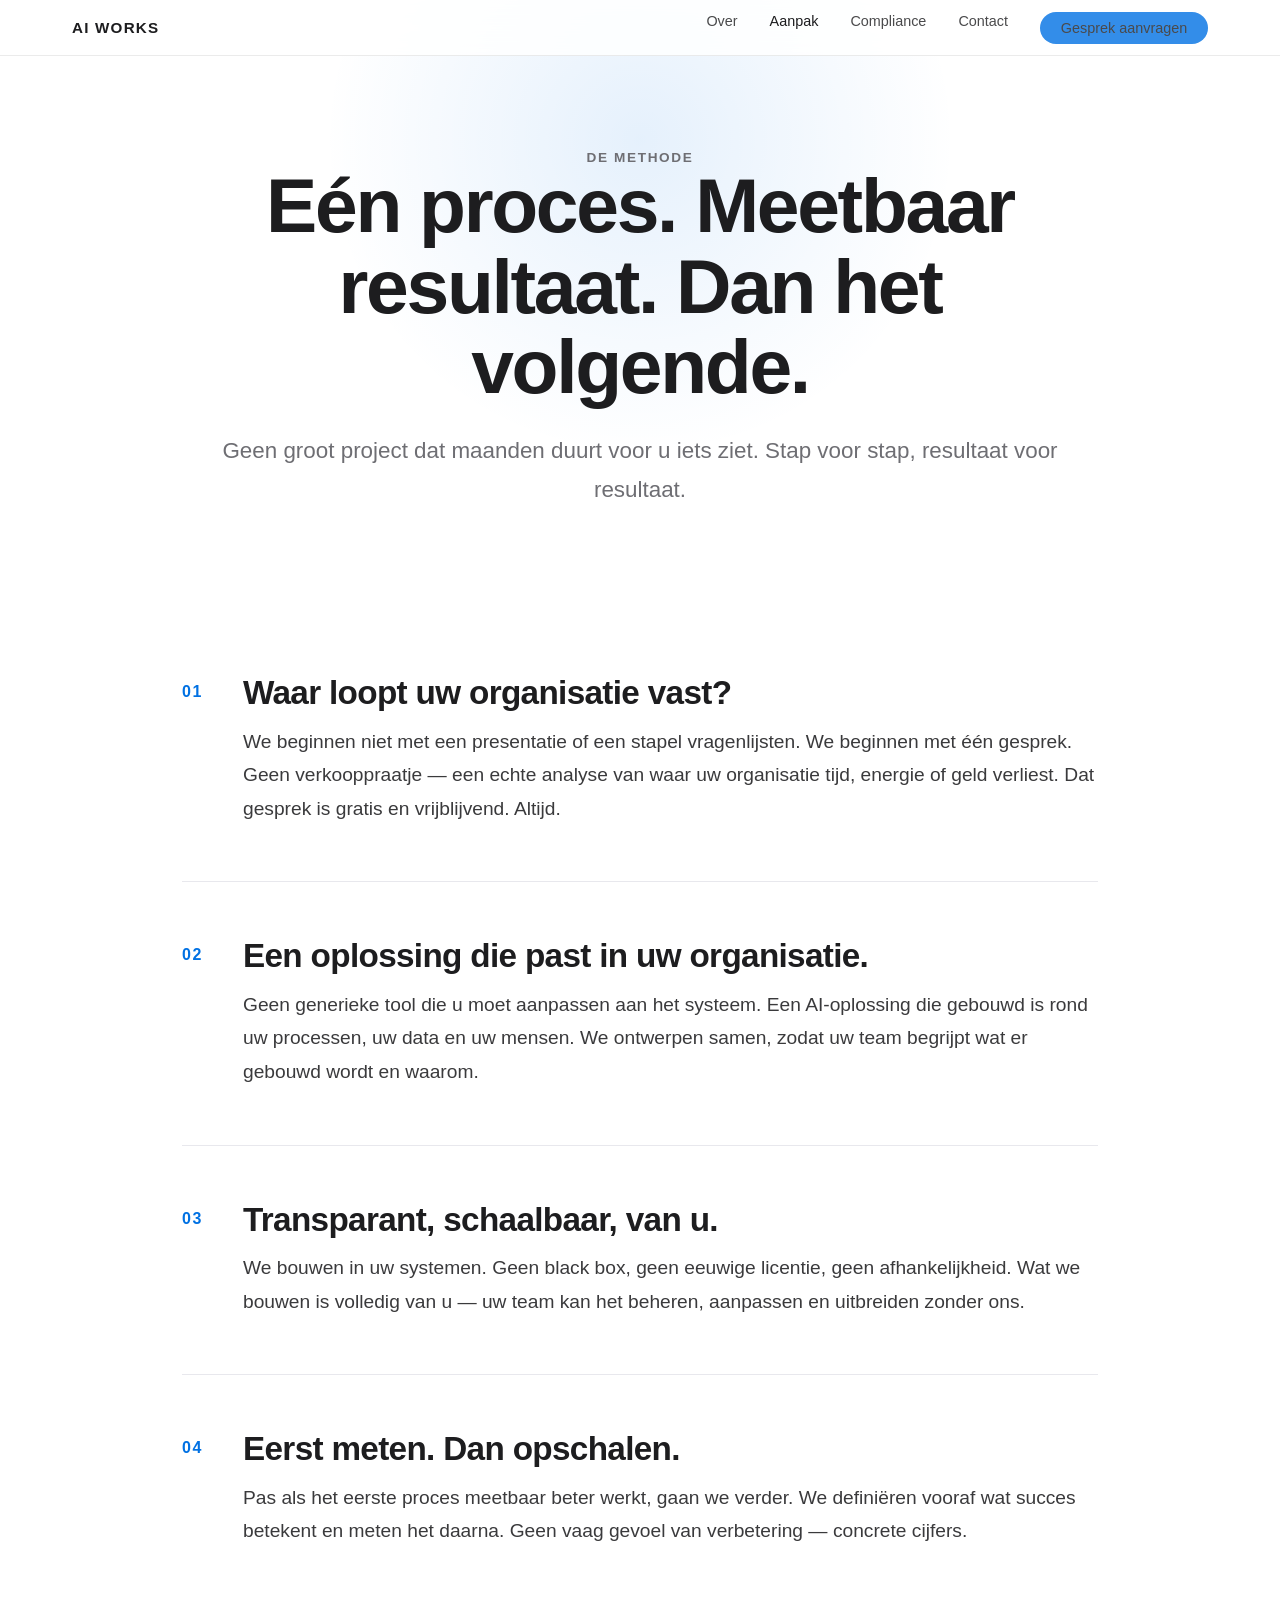
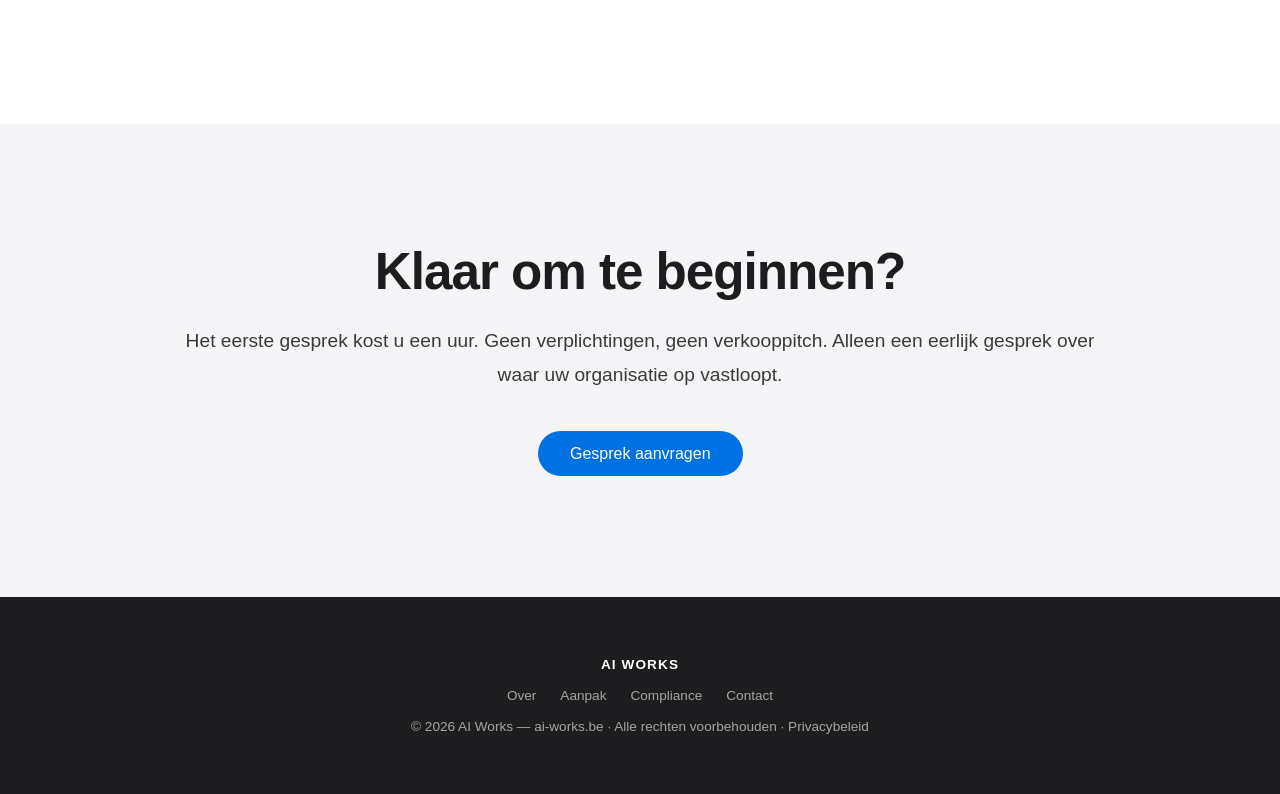
<file: aanpak.html>
<!DOCTYPE html>
<html lang="nl">
<head>
<meta charset="utf-8">
<meta name="viewport" content="width=device-width, initial-scale=1">
<title>Aanpak — AI Works</title>
<meta name="description" content="Eén proces. Meetbaar resultaat. Dan het volgende. Zo implementeert AI Works.">
<style>
/* AI WORKS — style.css v1.1 (basis van JARVIS, gerepareerd + aangevuld) */
*, *::before, *::after { box-sizing: border-box; margin: 0; padding: 0; }
html { scroll-behavior: smooth; }
body {
  background: #ffffff;
  color: #1d1d1f;
  font-family: -apple-system, BlinkMacSystemFont, "SF Pro Display", "Helvetica Neue", Arial, sans-serif;
  -webkit-font-smoothing: antialiased;
  overflow-x: hidden;
}
:root {
  --white: #ffffff;
  --off-white: #f5f5f7;
  --black: #1d1d1f;
  --gray: #6e6e73;
  --light-gray: #e8e8ed;
  --accent: #0071e3;
}
h1 { font-size: clamp(2.8rem, 6vw, 5.5rem); font-weight: 700; letter-spacing: -0.03em; line-height: 1.05; }
h2 { font-size: clamp(2rem, 4vw, 3.5rem); font-weight: 600; letter-spacing: -0.02em; line-height: 1.1; }
h3 { font-size: clamp(1.2rem, 2vw, 1.6rem); font-weight: 600; }
p { font-size: clamp(1rem, 1.5vw, 1.2rem); line-height: 1.75; color: #3a3a3c; }
.tagline { font-size: clamp(1.1rem,2vw,1.4rem); color: var(--gray); }
.eyebrow { font-size: .85rem; font-weight: 600; letter-spacing: .12em; text-transform: uppercase; color: var(--gray); }
.container { max-width: 980px; margin: 0 auto; padding: 0 2rem; }
.container--wide{ max-width: 1200px; margin: 0 auto; padding: 0 2rem; }
section { padding: 120px 0; }
section.hero { padding: 180px 0 140px; text-align: center; }
section.alt { background: var(--off-white); }
nav {
  position: fixed; top: 0; left: 0; right: 0; z-index: 100;
  height: 56px; display: flex; align-items: center;
  background: rgba(255,255,255,.85);
  -webkit-backdrop-filter: saturate(180%) blur(20px);
  backdrop-filter: saturate(180%) blur(20px);
  border-bottom: 1px solid rgba(0,0,0,.08);
}
.nav-inner { display:flex; justify-content:space-between; align-items:center; width:100%; max-width:1200px; margin:0 auto; padding:0 2rem; }
.nav-logo { font-size:.95rem; font-weight:700; letter-spacing:.08em; text-transform:uppercase; color:var(--black); text-decoration:none; }
.nav-links { display:flex; gap:2rem; list-style:none; }
.nav-links a { font-size:.9rem; color:var(--black); text-decoration:none; opacity:.8; transition:opacity .2s; }
.nav-links a:hover, .nav-links a.active { opacity:1; }
.btn { display:inline-block; padding:.85rem 2rem; border-radius:980px; font-size:1rem; font-weight:500; text-decoration:none; transition:all .25s ease; border:none; cursor:pointer; }
.btn--primary { background:var(--accent); color:#fff; }
.btn--primary:hover { background:#0077ed; transform:scale(1.02); }
.btn--secondary { background:transparent; color:var(--accent); border:1.5px solid var(--accent); }
.btn--secondary:hover { background:var(--accent); color:#fff; transform:scale(1.02); }
.card-grid { display:grid; grid-template-columns:repeat(auto-fit,minmax(280px,1fr)); gap:2rem; margin-top:4rem; }
.card { background:var(--white); border:1px solid var(--light-gray); border-radius:18px; padding:2.5rem; transition:transform .3s ease, box-shadow .3s ease; }
.card:hover { transform:translateY(-6px); box-shadow:0 20px 60px rgba(0,0,0,.08); }
.form-group { margin-bottom:1.5rem; }
.form-group label { display:block; font-size:.9rem; font-weight:500; margin-bottom:.5rem; }
.form-group input, .form-group textarea { width:100%; padding:.85rem 1.2rem; border:1.5px solid var(--light-gray); border-radius:12px; font-size:1rem; font-family:inherit; outline:none; transition:border-color .2s; }
.form-group input:focus, .form-group textarea:focus { border-color:var(--accent); }
.form-group textarea { min-height:140px; resize:vertical; }
footer { background:var(--black); color:rgba(255,255,255,.6); padding:60px 0; text-align:center; font-size:.85rem; }
footer a { color:rgba(255,255,255,.6); text-decoration:none; }
footer a:hover { color:#fff; }
/* MOVEMENT */
.fade-up { opacity:0; transform:translateY(40px); transition:opacity .7s ease, transform .7s ease; }
.fade-in { opacity:0; transition:opacity .8s ease; }
.slide-left { opacity:0; transform:translateX(-40px); transition:opacity .7s ease, transform .7s ease; }
.slide-right { opacity:0; transform:translateX(40px); transition:opacity .7s ease, transform .7s ease; }
.fade-up.visible, .fade-in.visible, .slide-left.visible, .slide-right.visible { opacity:1; transform:none; }
.stagger > * { opacity:0; transform:translateY(30px); transition:opacity .6s ease, transform .6s ease; }
.stagger > *:nth-child(1){ transition-delay:0s; }
.stagger > *:nth-child(2){ transition-delay:.1s; }
.stagger > *:nth-child(3){ transition-delay:.2s; }
.stagger > *:nth-child(4){ transition-delay:.3s; }
.stagger > *:nth-child(5){ transition-delay:.4s; }
.stagger.visible > * { opacity:1; transform:none; }
/* reduced motion: animaties respecteren de systeeminstelling */
@media (prefers-reduced-motion: reduce){
  .fade-up,.fade-in,.slide-left,.slide-right,.stagger > * { opacity:1; transform:none; transition:none; }
}
@media(max-width:768px){
  section { padding:80px 0; }
  section.hero { padding:120px 0 80px; }
  .nav-links { display:none; }
  .card-grid { grid-template-columns:1fr; }
}

/* ---- aanvullingen v1.1: stappen, split-layout, checklist, kleine hero ---- */
section.hero--sub { padding: 150px 0 90px; text-align: center; }
.step { display:flex; gap:2.5rem; align-items:flex-start; padding:3.5rem 0; border-bottom:1px solid var(--light-gray); }
.step:last-of-type { border-bottom:none; }
.step-num { font-size:1rem; font-weight:700; color:var(--accent); letter-spacing:.1em; flex:none; padding-top:.5rem; }
.step h2 { font-size: clamp(1.5rem, 2.6vw, 2.2rem); margin-bottom:.8rem; }
.split { display:grid; grid-template-columns:1.2fr .8fr; gap:4rem; align-items:start; }
.checklist { list-style:none; margin-top:1.5rem; }
.checklist li { position:relative; padding:.55rem 0 .55rem 2rem; font-size:1.05rem; line-height:1.6; color:#3a3a3c; }
.checklist li::before { content:"—"; position:absolute; left:0; color:var(--accent); font-weight:700; }
.herocta { margin-top:2.5rem; display:flex; gap:1rem; justify-content:center; flex-wrap:wrap; }
.sectcta { margin-top:2.5rem; }
.center { text-align:center; }
.mt-2 { margin-top:2rem; }
.footer-links { display:flex; gap:1.5rem; justify-content:center; margin:1rem 0; list-style:none; }
@media(max-width:768px){
  .split { grid-template-columns:1fr; gap:2.5rem; }
  .step { flex-direction:column; gap:.8rem; padding:2.5rem 0; }
}

/* ---- v1.2: maximale beweging, minimal gehouden ---- */
.hero .eyebrow, .hero h1, .hero .tagline, .hero .herocta {
  opacity:0; transform:translateY(26px);
  animation:heroIn .9s cubic-bezier(.16,1,.3,1) forwards; }
.hero .eyebrow { animation-delay:.05s; }
.hero h1      { animation-delay:.18s; }
.hero .tagline{ animation-delay:.34s; }
.hero .herocta{ animation-delay:.5s; }
@keyframes heroIn { to { opacity:1; transform:none; } }
.hero { position:relative; overflow:hidden; }
.hero::before { content:""; position:absolute; left:50%; top:-220px; width:720px; height:720px;
  transform:translateX(-50%); border-radius:50%; pointer-events:none;
  background:radial-gradient(circle, rgba(0,113,227,.10), rgba(0,113,227,0) 62%);
  animation:heroGlow 9s ease-in-out infinite alternate; }
@keyframes heroGlow { from { transform:translateX(-56%) scale(1); } to { transform:translateX(-44%) scale(1.15); } }
.hero > .container { position:relative; }
nav { transition:height .3s ease, box-shadow .3s ease; }
nav.scrolled { height:48px; box-shadow:0 6px 24px rgba(0,0,0,.06); }
.card, .btn { will-change:transform; }
@media (prefers-reduced-motion: reduce){
  .hero .eyebrow,.hero h1,.hero .tagline,.hero .herocta { animation:none; opacity:1; transform:none; }
  .hero::before { animation:none; }
}

</style>
</head>
<body>
<nav><div class="nav-inner">
  <a class="nav-logo" href="ai-works.html">AI Works</a>
  <ul class="nav-links">
    <li><a href="over.html">Over</a></li>
    <li><a href="aanpak.html" class="active">Aanpak</a></li>
    <li><a href="compliance.html">Compliance</a></li>
    <li><a href="contact.html">Contact</a></li>
    <li><a class="btn btn--primary" style="padding:.5rem 1.3rem;font-size:.9rem" href="contact.html">Gesprek aanvragen</a></li>
  </ul>
</div></nav>

<section class="hero hero--sub">
  <div class="container">
    <div class="eyebrow fade-in">De methode</div>
    <h1 class="fade-up">E&eacute;n proces. Meetbaar resultaat. Dan het volgende.</h1>
    <p class="tagline fade-up" style="margin-top:1.5rem">Geen groot project dat maanden duurt voor u iets ziet. Stap voor stap, resultaat voor resultaat.</p>
  </div>
</section>
<section style="padding-top:20px">
  <div class="container"><div class="step slide-left">
  <div class="step-num">01</div>
  <div><h2>Waar loopt uw organisatie vast?</h2><p>We beginnen niet met een presentatie of een stapel vragenlijsten. We beginnen met &eacute;&eacute;n gesprek. Geen verkooppraatje &mdash; een echte analyse van waar uw organisatie tijd, energie of geld verliest. Dat gesprek is gratis en vrijblijvend. Altijd.</p></div>
</div><div class="step slide-right">
  <div class="step-num">02</div>
  <div><h2>Een oplossing die past in uw organisatie.</h2><p>Geen generieke tool die u moet aanpassen aan het systeem. Een AI-oplossing die gebouwd is rond uw processen, uw data en uw mensen. We ontwerpen samen, zodat uw team begrijpt wat er gebouwd wordt en waarom.</p></div>
</div><div class="step slide-left">
  <div class="step-num">03</div>
  <div><h2>Transparant, schaalbaar, van u.</h2><p>We bouwen in uw systemen. Geen black box, geen eeuwige licentie, geen afhankelijkheid. Wat we bouwen is volledig van u &mdash; uw team kan het beheren, aanpassen en uitbreiden zonder ons.</p></div>
</div><div class="step slide-right">
  <div class="step-num">04</div>
  <div><h2>Eerst meten. Dan opschalen.</h2><p>Pas als het eerste proces meetbaar beter werkt, gaan we verder. We defini&euml;ren vooraf wat succes betekent en meten het daarna. Geen vaag gevoel van verbetering &mdash; concrete cijfers.</p></div>
</div></div>
</section>
<section class="alt center">
  <div class="container fade-in">
    <h2>Klaar om te beginnen?</h2>
    <p style="margin-top:1.5rem">Het eerste gesprek kost u een uur. Geen verplichtingen, geen verkooppitch. Alleen een eerlijk gesprek over waar uw organisatie op vastloopt.</p>
    <div class="herocta"><a class="btn btn--primary" href="contact.html">Gesprek aanvragen</a></div>
  </div>
</section>
<footer><div class="container">
  <div style="font-weight:700;letter-spacing:.08em;text-transform:uppercase;color:#fff">AI Works</div>
  <ul class="footer-links">
    <li><a href="over.html">Over</a></li>
    <li><a href="aanpak.html">Aanpak</a></li>
    <li><a href="compliance.html">Compliance</a></li>
    <li><a href="contact.html">Contact</a></li>
  </ul>
  <div>&copy; 2026 AI Works &mdash; ai-works.be &middot; Alle rechten voorbehouden &middot; <a href="#">Privacybeleid</a></div>
</div></footer>
<script>
// AI WORKS — scroll-animaties (IntersectionObserver, licht en dependency-vrij)
(function(){
  var els = document.querySelectorAll('.fade-up, .fade-in, .slide-left, .slide-right, .stagger');
  if (!('IntersectionObserver' in window)) { els.forEach(function(e){ e.classList.add('visible'); }); return; }
  var io = new IntersectionObserver(function(entries){
    entries.forEach(function(en){
      if (en.isIntersecting) { en.target.classList.add('visible'); io.unobserve(en.target); }
    });
  }, { threshold: 0.15 });
  els.forEach(function(e){ io.observe(e); });
})();

// nav krimpt subtiel zodra je scrolt + zachte parallax op de hero-gloed
(function(){
  var nv=document.querySelector('nav');
  window.addEventListener('scroll', function(){
    if(nv) nv.classList.toggle('scrolled', window.scrollY>24);
  }, {passive:true});
})();

</script>
</body>
</html>
</file>
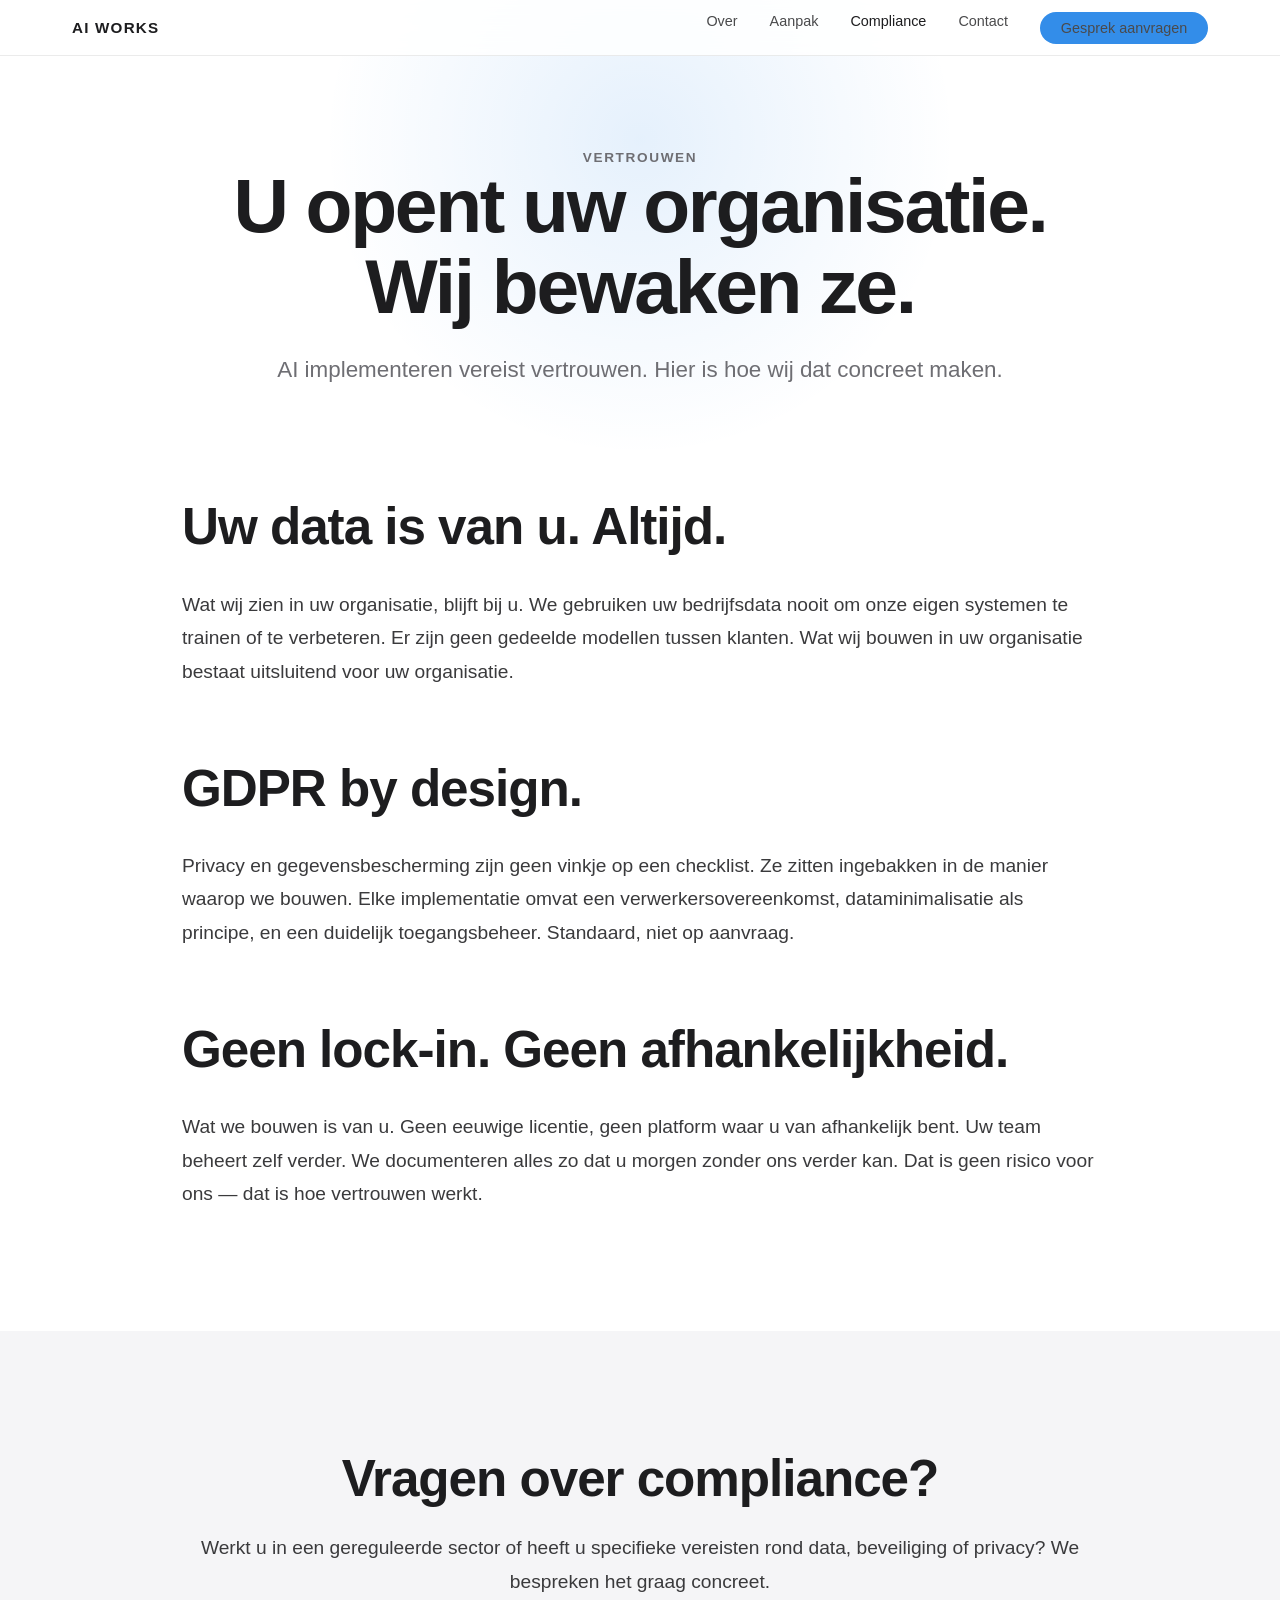
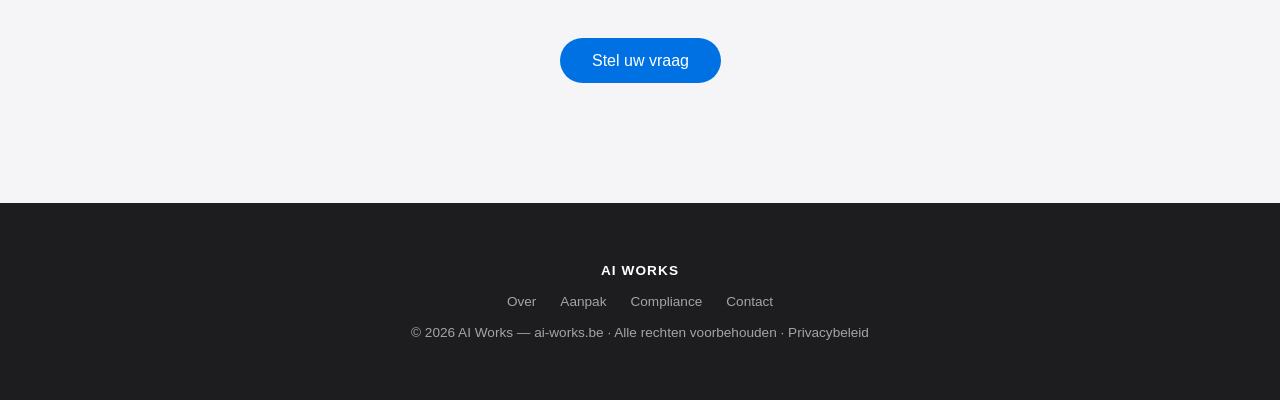
<file: compliance.html>
<!DOCTYPE html>
<html lang="nl">
<head>
<meta charset="utf-8">
<meta name="viewport" content="width=device-width, initial-scale=1">
<title>Compliance — AI Works</title>
<meta name="description" content="Uw data is van u. GDPR by design. Geen lock-in. Zo maakt AI Works vertrouwen concreet.">
<style>
/* AI WORKS — style.css v1.1 (basis van JARVIS, gerepareerd + aangevuld) */
*, *::before, *::after { box-sizing: border-box; margin: 0; padding: 0; }
html { scroll-behavior: smooth; }
body {
  background: #ffffff;
  color: #1d1d1f;
  font-family: -apple-system, BlinkMacSystemFont, "SF Pro Display", "Helvetica Neue", Arial, sans-serif;
  -webkit-font-smoothing: antialiased;
  overflow-x: hidden;
}
:root {
  --white: #ffffff;
  --off-white: #f5f5f7;
  --black: #1d1d1f;
  --gray: #6e6e73;
  --light-gray: #e8e8ed;
  --accent: #0071e3;
}
h1 { font-size: clamp(2.8rem, 6vw, 5.5rem); font-weight: 700; letter-spacing: -0.03em; line-height: 1.05; }
h2 { font-size: clamp(2rem, 4vw, 3.5rem); font-weight: 600; letter-spacing: -0.02em; line-height: 1.1; }
h3 { font-size: clamp(1.2rem, 2vw, 1.6rem); font-weight: 600; }
p { font-size: clamp(1rem, 1.5vw, 1.2rem); line-height: 1.75; color: #3a3a3c; }
.tagline { font-size: clamp(1.1rem,2vw,1.4rem); color: var(--gray); }
.eyebrow { font-size: .85rem; font-weight: 600; letter-spacing: .12em; text-transform: uppercase; color: var(--gray); }
.container { max-width: 980px; margin: 0 auto; padding: 0 2rem; }
.container--wide{ max-width: 1200px; margin: 0 auto; padding: 0 2rem; }
section { padding: 120px 0; }
section.hero { padding: 180px 0 140px; text-align: center; }
section.alt { background: var(--off-white); }
nav {
  position: fixed; top: 0; left: 0; right: 0; z-index: 100;
  height: 56px; display: flex; align-items: center;
  background: rgba(255,255,255,.85);
  -webkit-backdrop-filter: saturate(180%) blur(20px);
  backdrop-filter: saturate(180%) blur(20px);
  border-bottom: 1px solid rgba(0,0,0,.08);
}
.nav-inner { display:flex; justify-content:space-between; align-items:center; width:100%; max-width:1200px; margin:0 auto; padding:0 2rem; }
.nav-logo { font-size:.95rem; font-weight:700; letter-spacing:.08em; text-transform:uppercase; color:var(--black); text-decoration:none; }
.nav-links { display:flex; gap:2rem; list-style:none; }
.nav-links a { font-size:.9rem; color:var(--black); text-decoration:none; opacity:.8; transition:opacity .2s; }
.nav-links a:hover, .nav-links a.active { opacity:1; }
.btn { display:inline-block; padding:.85rem 2rem; border-radius:980px; font-size:1rem; font-weight:500; text-decoration:none; transition:all .25s ease; border:none; cursor:pointer; }
.btn--primary { background:var(--accent); color:#fff; }
.btn--primary:hover { background:#0077ed; transform:scale(1.02); }
.btn--secondary { background:transparent; color:var(--accent); border:1.5px solid var(--accent); }
.btn--secondary:hover { background:var(--accent); color:#fff; transform:scale(1.02); }
.card-grid { display:grid; grid-template-columns:repeat(auto-fit,minmax(280px,1fr)); gap:2rem; margin-top:4rem; }
.card { background:var(--white); border:1px solid var(--light-gray); border-radius:18px; padding:2.5rem; transition:transform .3s ease, box-shadow .3s ease; }
.card:hover { transform:translateY(-6px); box-shadow:0 20px 60px rgba(0,0,0,.08); }
.form-group { margin-bottom:1.5rem; }
.form-group label { display:block; font-size:.9rem; font-weight:500; margin-bottom:.5rem; }
.form-group input, .form-group textarea { width:100%; padding:.85rem 1.2rem; border:1.5px solid var(--light-gray); border-radius:12px; font-size:1rem; font-family:inherit; outline:none; transition:border-color .2s; }
.form-group input:focus, .form-group textarea:focus { border-color:var(--accent); }
.form-group textarea { min-height:140px; resize:vertical; }
footer { background:var(--black); color:rgba(255,255,255,.6); padding:60px 0; text-align:center; font-size:.85rem; }
footer a { color:rgba(255,255,255,.6); text-decoration:none; }
footer a:hover { color:#fff; }
/* MOVEMENT */
.fade-up { opacity:0; transform:translateY(40px); transition:opacity .7s ease, transform .7s ease; }
.fade-in { opacity:0; transition:opacity .8s ease; }
.slide-left { opacity:0; transform:translateX(-40px); transition:opacity .7s ease, transform .7s ease; }
.slide-right { opacity:0; transform:translateX(40px); transition:opacity .7s ease, transform .7s ease; }
.fade-up.visible, .fade-in.visible, .slide-left.visible, .slide-right.visible { opacity:1; transform:none; }
.stagger > * { opacity:0; transform:translateY(30px); transition:opacity .6s ease, transform .6s ease; }
.stagger > *:nth-child(1){ transition-delay:0s; }
.stagger > *:nth-child(2){ transition-delay:.1s; }
.stagger > *:nth-child(3){ transition-delay:.2s; }
.stagger > *:nth-child(4){ transition-delay:.3s; }
.stagger > *:nth-child(5){ transition-delay:.4s; }
.stagger.visible > * { opacity:1; transform:none; }
/* reduced motion: animaties respecteren de systeeminstelling */
@media (prefers-reduced-motion: reduce){
  .fade-up,.fade-in,.slide-left,.slide-right,.stagger > * { opacity:1; transform:none; transition:none; }
}
@media(max-width:768px){
  section { padding:80px 0; }
  section.hero { padding:120px 0 80px; }
  .nav-links { display:none; }
  .card-grid { grid-template-columns:1fr; }
}

/* ---- aanvullingen v1.1: stappen, split-layout, checklist, kleine hero ---- */
section.hero--sub { padding: 150px 0 90px; text-align: center; }
.step { display:flex; gap:2.5rem; align-items:flex-start; padding:3.5rem 0; border-bottom:1px solid var(--light-gray); }
.step:last-of-type { border-bottom:none; }
.step-num { font-size:1rem; font-weight:700; color:var(--accent); letter-spacing:.1em; flex:none; padding-top:.5rem; }
.step h2 { font-size: clamp(1.5rem, 2.6vw, 2.2rem); margin-bottom:.8rem; }
.split { display:grid; grid-template-columns:1.2fr .8fr; gap:4rem; align-items:start; }
.checklist { list-style:none; margin-top:1.5rem; }
.checklist li { position:relative; padding:.55rem 0 .55rem 2rem; font-size:1.05rem; line-height:1.6; color:#3a3a3c; }
.checklist li::before { content:"—"; position:absolute; left:0; color:var(--accent); font-weight:700; }
.herocta { margin-top:2.5rem; display:flex; gap:1rem; justify-content:center; flex-wrap:wrap; }
.sectcta { margin-top:2.5rem; }
.center { text-align:center; }
.mt-2 { margin-top:2rem; }
.footer-links { display:flex; gap:1.5rem; justify-content:center; margin:1rem 0; list-style:none; }
@media(max-width:768px){
  .split { grid-template-columns:1fr; gap:2.5rem; }
  .step { flex-direction:column; gap:.8rem; padding:2.5rem 0; }
}

/* ---- v1.2: maximale beweging, minimal gehouden ---- */
.hero .eyebrow, .hero h1, .hero .tagline, .hero .herocta {
  opacity:0; transform:translateY(26px);
  animation:heroIn .9s cubic-bezier(.16,1,.3,1) forwards; }
.hero .eyebrow { animation-delay:.05s; }
.hero h1      { animation-delay:.18s; }
.hero .tagline{ animation-delay:.34s; }
.hero .herocta{ animation-delay:.5s; }
@keyframes heroIn { to { opacity:1; transform:none; } }
.hero { position:relative; overflow:hidden; }
.hero::before { content:""; position:absolute; left:50%; top:-220px; width:720px; height:720px;
  transform:translateX(-50%); border-radius:50%; pointer-events:none;
  background:radial-gradient(circle, rgba(0,113,227,.10), rgba(0,113,227,0) 62%);
  animation:heroGlow 9s ease-in-out infinite alternate; }
@keyframes heroGlow { from { transform:translateX(-56%) scale(1); } to { transform:translateX(-44%) scale(1.15); } }
.hero > .container { position:relative; }
nav { transition:height .3s ease, box-shadow .3s ease; }
nav.scrolled { height:48px; box-shadow:0 6px 24px rgba(0,0,0,.06); }
.card, .btn { will-change:transform; }
@media (prefers-reduced-motion: reduce){
  .hero .eyebrow,.hero h1,.hero .tagline,.hero .herocta { animation:none; opacity:1; transform:none; }
  .hero::before { animation:none; }
}

</style>
</head>
<body>
<nav><div class="nav-inner">
  <a class="nav-logo" href="ai-works.html">AI Works</a>
  <ul class="nav-links">
    <li><a href="over.html">Over</a></li>
    <li><a href="aanpak.html">Aanpak</a></li>
    <li><a href="compliance.html" class="active">Compliance</a></li>
    <li><a href="contact.html">Contact</a></li>
    <li><a class="btn btn--primary" style="padding:.5rem 1.3rem;font-size:.9rem" href="contact.html">Gesprek aanvragen</a></li>
  </ul>
</div></nav>

<section class="hero hero--sub">
  <div class="container">
    <div class="eyebrow fade-in">Vertrouwen</div>
    <h1 class="fade-up">U opent uw organisatie.<br>Wij bewaken ze.</h1>
    <p class="tagline fade-up" style="margin-top:1.5rem">AI implementeren vereist vertrouwen. Hier is hoe wij dat concreet maken.</p>
  </div>
</section>
<section style="padding-top:20px">
  <div class="container">
    <div class="fade-up"><h2>Uw data is van u. Altijd.</h2>
    <p class="mt-2">Wat wij zien in uw organisatie, blijft bij u. We gebruiken uw bedrijfsdata nooit om onze eigen systemen te trainen of te verbeteren. Er zijn geen gedeelde modellen tussen klanten. Wat wij bouwen in uw organisatie bestaat uitsluitend voor uw organisatie.</p></div>
    <div class="fade-up" style="margin-top:4.5rem"><h2>GDPR by design.</h2>
    <p class="mt-2">Privacy en gegevensbescherming zijn geen vinkje op een checklist. Ze zitten ingebakken in de manier waarop we bouwen. Elke implementatie omvat een verwerkersovereenkomst, dataminimalisatie als principe, en een duidelijk toegangsbeheer. Standaard, niet op aanvraag.</p></div>
    <div class="fade-up" style="margin-top:4.5rem"><h2>Geen lock-in. Geen afhankelijkheid.</h2>
    <p class="mt-2">Wat we bouwen is van u. Geen eeuwige licentie, geen platform waar u van afhankelijk bent. Uw team beheert zelf verder. We documenteren alles zo dat u morgen zonder ons verder kan. Dat is geen risico voor ons &mdash; dat is hoe vertrouwen werkt.</p></div>
  </div>
</section>
<section class="alt center">
  <div class="container fade-in">
    <h2>Vragen over compliance?</h2>
    <p style="margin-top:1.5rem">Werkt u in een gereguleerde sector of heeft u specifieke vereisten rond data, beveiliging of privacy? We bespreken het graag concreet.</p>
    <div class="herocta"><a class="btn btn--primary" href="contact.html">Stel uw vraag</a></div>
  </div>
</section>
<footer><div class="container">
  <div style="font-weight:700;letter-spacing:.08em;text-transform:uppercase;color:#fff">AI Works</div>
  <ul class="footer-links">
    <li><a href="over.html">Over</a></li>
    <li><a href="aanpak.html">Aanpak</a></li>
    <li><a href="compliance.html">Compliance</a></li>
    <li><a href="contact.html">Contact</a></li>
  </ul>
  <div>&copy; 2026 AI Works &mdash; ai-works.be &middot; Alle rechten voorbehouden &middot; <a href="#">Privacybeleid</a></div>
</div></footer>
<script>
// AI WORKS — scroll-animaties (IntersectionObserver, licht en dependency-vrij)
(function(){
  var els = document.querySelectorAll('.fade-up, .fade-in, .slide-left, .slide-right, .stagger');
  if (!('IntersectionObserver' in window)) { els.forEach(function(e){ e.classList.add('visible'); }); return; }
  var io = new IntersectionObserver(function(entries){
    entries.forEach(function(en){
      if (en.isIntersecting) { en.target.classList.add('visible'); io.unobserve(en.target); }
    });
  }, { threshold: 0.15 });
  els.forEach(function(e){ io.observe(e); });
})();

// nav krimpt subtiel zodra je scrolt + zachte parallax op de hero-gloed
(function(){
  var nv=document.querySelector('nav');
  window.addEventListener('scroll', function(){
    if(nv) nv.classList.toggle('scrolled', window.scrollY>24);
  }, {passive:true});
})();

</script>
</body>
</html>
</file>
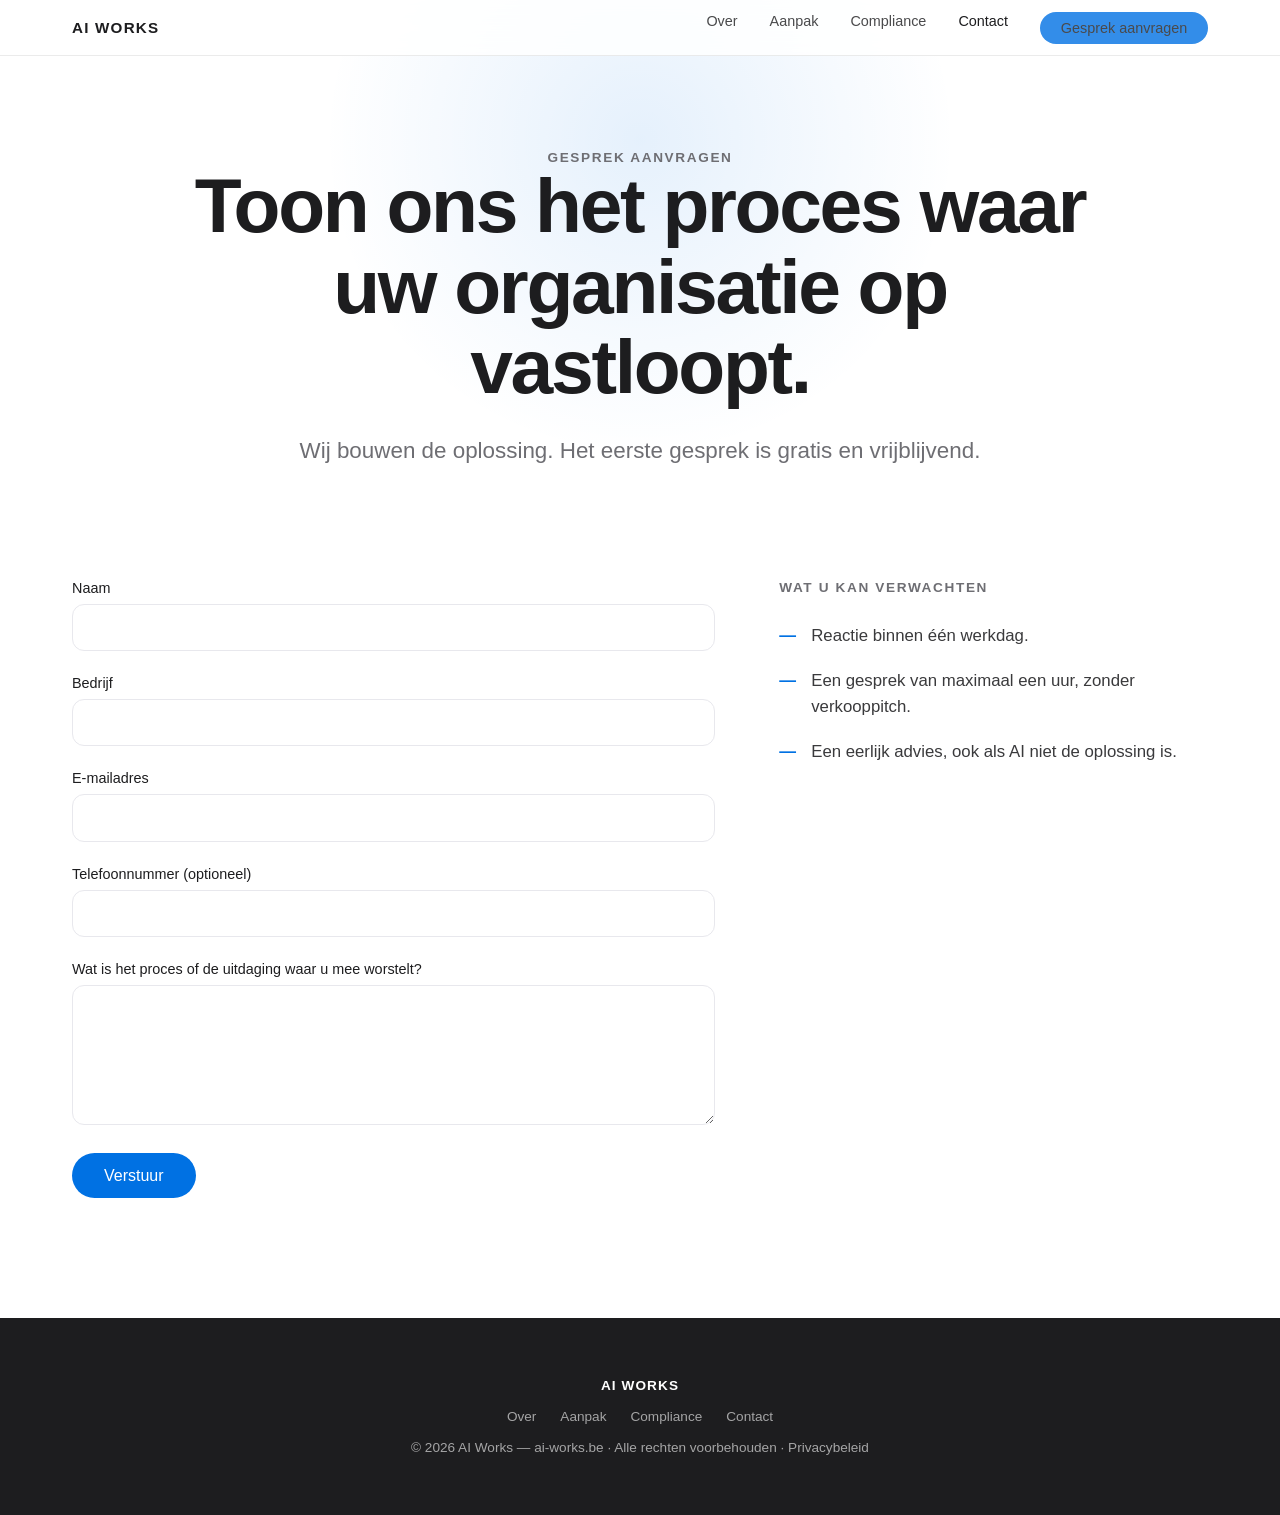
<file: contact.html>
<!DOCTYPE html>
<html lang="nl">
<head>
<meta charset="utf-8">
<meta name="viewport" content="width=device-width, initial-scale=1">
<title>Contact — AI Works</title>
<meta name="description" content="Toon ons het proces waar uw organisatie op vastloopt. Het eerste gesprek is gratis en vrijblijvend.">
<style>
/* AI WORKS — style.css v1.1 (basis van JARVIS, gerepareerd + aangevuld) */
*, *::before, *::after { box-sizing: border-box; margin: 0; padding: 0; }
html { scroll-behavior: smooth; }
body {
  background: #ffffff;
  color: #1d1d1f;
  font-family: -apple-system, BlinkMacSystemFont, "SF Pro Display", "Helvetica Neue", Arial, sans-serif;
  -webkit-font-smoothing: antialiased;
  overflow-x: hidden;
}
:root {
  --white: #ffffff;
  --off-white: #f5f5f7;
  --black: #1d1d1f;
  --gray: #6e6e73;
  --light-gray: #e8e8ed;
  --accent: #0071e3;
}
h1 { font-size: clamp(2.8rem, 6vw, 5.5rem); font-weight: 700; letter-spacing: -0.03em; line-height: 1.05; }
h2 { font-size: clamp(2rem, 4vw, 3.5rem); font-weight: 600; letter-spacing: -0.02em; line-height: 1.1; }
h3 { font-size: clamp(1.2rem, 2vw, 1.6rem); font-weight: 600; }
p { font-size: clamp(1rem, 1.5vw, 1.2rem); line-height: 1.75; color: #3a3a3c; }
.tagline { font-size: clamp(1.1rem,2vw,1.4rem); color: var(--gray); }
.eyebrow { font-size: .85rem; font-weight: 600; letter-spacing: .12em; text-transform: uppercase; color: var(--gray); }
.container { max-width: 980px; margin: 0 auto; padding: 0 2rem; }
.container--wide{ max-width: 1200px; margin: 0 auto; padding: 0 2rem; }
section { padding: 120px 0; }
section.hero { padding: 180px 0 140px; text-align: center; }
section.alt { background: var(--off-white); }
nav {
  position: fixed; top: 0; left: 0; right: 0; z-index: 100;
  height: 56px; display: flex; align-items: center;
  background: rgba(255,255,255,.85);
  -webkit-backdrop-filter: saturate(180%) blur(20px);
  backdrop-filter: saturate(180%) blur(20px);
  border-bottom: 1px solid rgba(0,0,0,.08);
}
.nav-inner { display:flex; justify-content:space-between; align-items:center; width:100%; max-width:1200px; margin:0 auto; padding:0 2rem; }
.nav-logo { font-size:.95rem; font-weight:700; letter-spacing:.08em; text-transform:uppercase; color:var(--black); text-decoration:none; }
.nav-links { display:flex; gap:2rem; list-style:none; }
.nav-links a { font-size:.9rem; color:var(--black); text-decoration:none; opacity:.8; transition:opacity .2s; }
.nav-links a:hover, .nav-links a.active { opacity:1; }
.btn { display:inline-block; padding:.85rem 2rem; border-radius:980px; font-size:1rem; font-weight:500; text-decoration:none; transition:all .25s ease; border:none; cursor:pointer; }
.btn--primary { background:var(--accent); color:#fff; }
.btn--primary:hover { background:#0077ed; transform:scale(1.02); }
.btn--secondary { background:transparent; color:var(--accent); border:1.5px solid var(--accent); }
.btn--secondary:hover { background:var(--accent); color:#fff; transform:scale(1.02); }
.card-grid { display:grid; grid-template-columns:repeat(auto-fit,minmax(280px,1fr)); gap:2rem; margin-top:4rem; }
.card { background:var(--white); border:1px solid var(--light-gray); border-radius:18px; padding:2.5rem; transition:transform .3s ease, box-shadow .3s ease; }
.card:hover { transform:translateY(-6px); box-shadow:0 20px 60px rgba(0,0,0,.08); }
.form-group { margin-bottom:1.5rem; }
.form-group label { display:block; font-size:.9rem; font-weight:500; margin-bottom:.5rem; }
.form-group input, .form-group textarea { width:100%; padding:.85rem 1.2rem; border:1.5px solid var(--light-gray); border-radius:12px; font-size:1rem; font-family:inherit; outline:none; transition:border-color .2s; }
.form-group input:focus, .form-group textarea:focus { border-color:var(--accent); }
.form-group textarea { min-height:140px; resize:vertical; }
footer { background:var(--black); color:rgba(255,255,255,.6); padding:60px 0; text-align:center; font-size:.85rem; }
footer a { color:rgba(255,255,255,.6); text-decoration:none; }
footer a:hover { color:#fff; }
/* MOVEMENT */
.fade-up { opacity:0; transform:translateY(40px); transition:opacity .7s ease, transform .7s ease; }
.fade-in { opacity:0; transition:opacity .8s ease; }
.slide-left { opacity:0; transform:translateX(-40px); transition:opacity .7s ease, transform .7s ease; }
.slide-right { opacity:0; transform:translateX(40px); transition:opacity .7s ease, transform .7s ease; }
.fade-up.visible, .fade-in.visible, .slide-left.visible, .slide-right.visible { opacity:1; transform:none; }
.stagger > * { opacity:0; transform:translateY(30px); transition:opacity .6s ease, transform .6s ease; }
.stagger > *:nth-child(1){ transition-delay:0s; }
.stagger > *:nth-child(2){ transition-delay:.1s; }
.stagger > *:nth-child(3){ transition-delay:.2s; }
.stagger > *:nth-child(4){ transition-delay:.3s; }
.stagger > *:nth-child(5){ transition-delay:.4s; }
.stagger.visible > * { opacity:1; transform:none; }
/* reduced motion: animaties respecteren de systeeminstelling */
@media (prefers-reduced-motion: reduce){
  .fade-up,.fade-in,.slide-left,.slide-right,.stagger > * { opacity:1; transform:none; transition:none; }
}
@media(max-width:768px){
  section { padding:80px 0; }
  section.hero { padding:120px 0 80px; }
  .nav-links { display:none; }
  .card-grid { grid-template-columns:1fr; }
}

/* ---- aanvullingen v1.1: stappen, split-layout, checklist, kleine hero ---- */
section.hero--sub { padding: 150px 0 90px; text-align: center; }
.step { display:flex; gap:2.5rem; align-items:flex-start; padding:3.5rem 0; border-bottom:1px solid var(--light-gray); }
.step:last-of-type { border-bottom:none; }
.step-num { font-size:1rem; font-weight:700; color:var(--accent); letter-spacing:.1em; flex:none; padding-top:.5rem; }
.step h2 { font-size: clamp(1.5rem, 2.6vw, 2.2rem); margin-bottom:.8rem; }
.split { display:grid; grid-template-columns:1.2fr .8fr; gap:4rem; align-items:start; }
.checklist { list-style:none; margin-top:1.5rem; }
.checklist li { position:relative; padding:.55rem 0 .55rem 2rem; font-size:1.05rem; line-height:1.6; color:#3a3a3c; }
.checklist li::before { content:"—"; position:absolute; left:0; color:var(--accent); font-weight:700; }
.herocta { margin-top:2.5rem; display:flex; gap:1rem; justify-content:center; flex-wrap:wrap; }
.sectcta { margin-top:2.5rem; }
.center { text-align:center; }
.mt-2 { margin-top:2rem; }
.footer-links { display:flex; gap:1.5rem; justify-content:center; margin:1rem 0; list-style:none; }
@media(max-width:768px){
  .split { grid-template-columns:1fr; gap:2.5rem; }
  .step { flex-direction:column; gap:.8rem; padding:2.5rem 0; }
}

/* ---- v1.2: maximale beweging, minimal gehouden ---- */
.hero .eyebrow, .hero h1, .hero .tagline, .hero .herocta {
  opacity:0; transform:translateY(26px);
  animation:heroIn .9s cubic-bezier(.16,1,.3,1) forwards; }
.hero .eyebrow { animation-delay:.05s; }
.hero h1      { animation-delay:.18s; }
.hero .tagline{ animation-delay:.34s; }
.hero .herocta{ animation-delay:.5s; }
@keyframes heroIn { to { opacity:1; transform:none; } }
.hero { position:relative; overflow:hidden; }
.hero::before { content:""; position:absolute; left:50%; top:-220px; width:720px; height:720px;
  transform:translateX(-50%); border-radius:50%; pointer-events:none;
  background:radial-gradient(circle, rgba(0,113,227,.10), rgba(0,113,227,0) 62%);
  animation:heroGlow 9s ease-in-out infinite alternate; }
@keyframes heroGlow { from { transform:translateX(-56%) scale(1); } to { transform:translateX(-44%) scale(1.15); } }
.hero > .container { position:relative; }
nav { transition:height .3s ease, box-shadow .3s ease; }
nav.scrolled { height:48px; box-shadow:0 6px 24px rgba(0,0,0,.06); }
.card, .btn { will-change:transform; }
@media (prefers-reduced-motion: reduce){
  .hero .eyebrow,.hero h1,.hero .tagline,.hero .herocta { animation:none; opacity:1; transform:none; }
  .hero::before { animation:none; }
}

</style>
</head>
<body>
<nav><div class="nav-inner">
  <a class="nav-logo" href="ai-works.html">AI Works</a>
  <ul class="nav-links">
    <li><a href="over.html">Over</a></li>
    <li><a href="aanpak.html">Aanpak</a></li>
    <li><a href="compliance.html">Compliance</a></li>
    <li><a href="contact.html" class="active">Contact</a></li>
    <li><a class="btn btn--primary" style="padding:.5rem 1.3rem;font-size:.9rem" href="contact.html">Gesprek aanvragen</a></li>
  </ul>
</div></nav>

<section class="hero hero--sub">
  <div class="container">
    <div class="eyebrow fade-in">Gesprek aanvragen</div>
    <h1 class="fade-up">Toon ons het proces waar uw organisatie op vastloopt.</h1>
    <p class="tagline fade-up" style="margin-top:1.5rem">Wij bouwen de oplossing. Het eerste gesprek is gratis en vrijblijvend.</p>
  </div>
</section>
<section style="padding-top:20px">
  <div class="container--wide">
    <div class="split">
      <form id="cform" class="fade-up" novalidate>
        <div class="form-group"><label for="f-naam">Naam</label><input id="f-naam" name="naam" type="text" required></div>
        <div class="form-group"><label for="f-bedrijf">Bedrijf</label><input id="f-bedrijf" name="bedrijf" type="text"></div>
        <div class="form-group"><label for="f-email">E-mailadres</label><input id="f-email" name="email" type="email" required></div>
        <div class="form-group"><label for="f-tel">Telefoonnummer (optioneel)</label><input id="f-tel" name="tel" type="tel"></div>
        <div class="form-group"><label for="f-msg">Wat is het proces of de uitdaging waar u mee worstelt?</label><textarea id="f-msg" name="bericht" required></textarea></div>
        <button class="btn btn--primary" type="submit">Verstuur</button>
        <p id="cformnote" style="font-size:.85rem;color:var(--gray);margin-top:1rem;display:none">Uw mailprogramma opent met het ingevulde bericht &mdash; verzenden gebeurt vanuit uw eigen mailbox.</p>
      </form>
      <div class="slide-right">
        <div class="eyebrow">Wat u kan verwachten</div>
        <ul class="checklist stagger" style="margin-top:1.2rem">
          <li>Reactie binnen &eacute;&eacute;n werkdag.</li>
          <li>Een gesprek van maximaal een uur, zonder verkooppitch.</li>
          <li>Een eerlijk advies, ook als AI niet de oplossing is.</li>
        </ul>
      </div>
    </div>
  </div>
</section>
<script>
document.getElementById('cform').addEventListener('submit', function(e){
  e.preventDefault();
  var v=function(id){ return (document.getElementById(id)||{}).value||''; };
  var body='Naam: '+v('f-naam')+'\nBedrijf: '+v('f-bedrijf')+'\nE-mail: '+v('f-email')+'\nTelefoon: '+v('f-tel')+'\n\n'+v('f-msg');
  location.href='mailto:info@ai-works.be?subject='+encodeURIComponent('Gesprek aanvragen — '+(v('f-bedrijf')||v('f-naam')))+'&body='+encodeURIComponent(body);
  var n=document.getElementById('cformnote'); if(n) n.style.display='block';
});
</script>
<footer><div class="container">
  <div style="font-weight:700;letter-spacing:.08em;text-transform:uppercase;color:#fff">AI Works</div>
  <ul class="footer-links">
    <li><a href="over.html">Over</a></li>
    <li><a href="aanpak.html">Aanpak</a></li>
    <li><a href="compliance.html">Compliance</a></li>
    <li><a href="contact.html">Contact</a></li>
  </ul>
  <div>&copy; 2026 AI Works &mdash; ai-works.be &middot; Alle rechten voorbehouden &middot; <a href="#">Privacybeleid</a></div>
</div></footer>
<script>
// AI WORKS — scroll-animaties (IntersectionObserver, licht en dependency-vrij)
(function(){
  var els = document.querySelectorAll('.fade-up, .fade-in, .slide-left, .slide-right, .stagger');
  if (!('IntersectionObserver' in window)) { els.forEach(function(e){ e.classList.add('visible'); }); return; }
  var io = new IntersectionObserver(function(entries){
    entries.forEach(function(en){
      if (en.isIntersecting) { en.target.classList.add('visible'); io.unobserve(en.target); }
    });
  }, { threshold: 0.15 });
  els.forEach(function(e){ io.observe(e); });
})();

// nav krimpt subtiel zodra je scrolt + zachte parallax op de hero-gloed
(function(){
  var nv=document.querySelector('nav');
  window.addEventListener('scroll', function(){
    if(nv) nv.classList.toggle('scrolled', window.scrollY>24);
  }, {passive:true});
})();

</script>
</body>
</html>
</file>
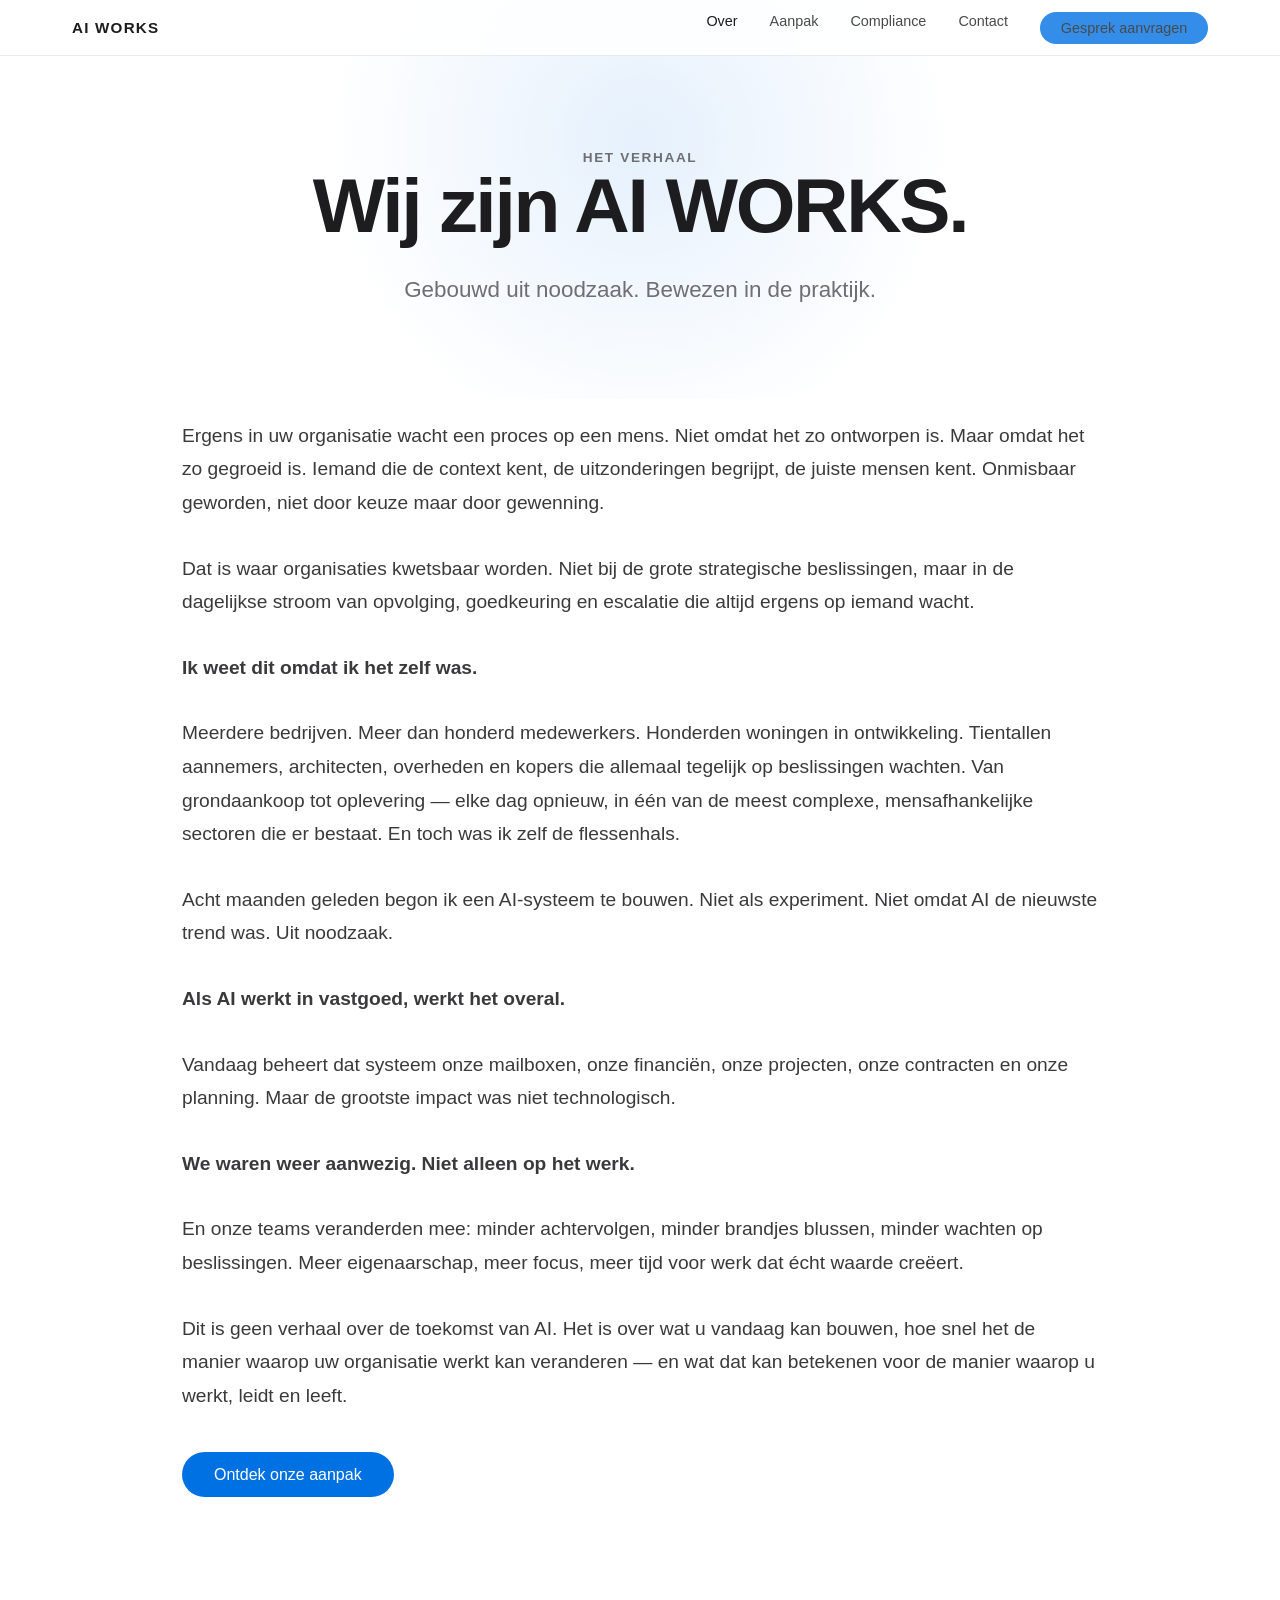
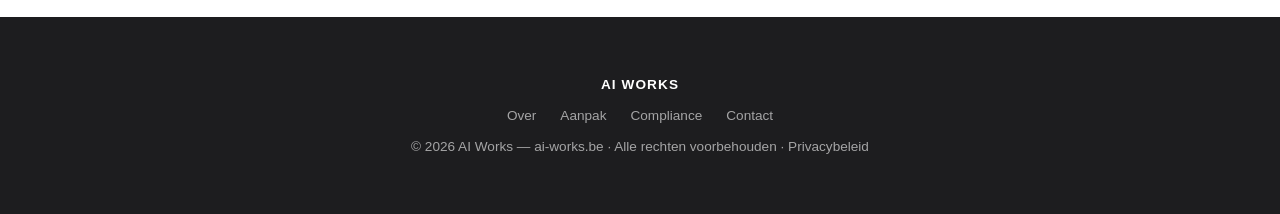
<file: over.html>
<!DOCTYPE html>
<html lang="nl">
<head>
<meta charset="utf-8">
<meta name="viewport" content="width=device-width, initial-scale=1">
<title>Over — AI Works</title>
<meta name="description" content="Gebouwd uit noodzaak. Bewezen in de praktijk. Het verhaal achter AI Works.">
<style>
/* AI WORKS — style.css v1.1 (basis van JARVIS, gerepareerd + aangevuld) */
*, *::before, *::after { box-sizing: border-box; margin: 0; padding: 0; }
html { scroll-behavior: smooth; }
body {
  background: #ffffff;
  color: #1d1d1f;
  font-family: -apple-system, BlinkMacSystemFont, "SF Pro Display", "Helvetica Neue", Arial, sans-serif;
  -webkit-font-smoothing: antialiased;
  overflow-x: hidden;
}
:root {
  --white: #ffffff;
  --off-white: #f5f5f7;
  --black: #1d1d1f;
  --gray: #6e6e73;
  --light-gray: #e8e8ed;
  --accent: #0071e3;
}
h1 { font-size: clamp(2.8rem, 6vw, 5.5rem); font-weight: 700; letter-spacing: -0.03em; line-height: 1.05; }
h2 { font-size: clamp(2rem, 4vw, 3.5rem); font-weight: 600; letter-spacing: -0.02em; line-height: 1.1; }
h3 { font-size: clamp(1.2rem, 2vw, 1.6rem); font-weight: 600; }
p { font-size: clamp(1rem, 1.5vw, 1.2rem); line-height: 1.75; color: #3a3a3c; }
.tagline { font-size: clamp(1.1rem,2vw,1.4rem); color: var(--gray); }
.eyebrow { font-size: .85rem; font-weight: 600; letter-spacing: .12em; text-transform: uppercase; color: var(--gray); }
.container { max-width: 980px; margin: 0 auto; padding: 0 2rem; }
.container--wide{ max-width: 1200px; margin: 0 auto; padding: 0 2rem; }
section { padding: 120px 0; }
section.hero { padding: 180px 0 140px; text-align: center; }
section.alt { background: var(--off-white); }
nav {
  position: fixed; top: 0; left: 0; right: 0; z-index: 100;
  height: 56px; display: flex; align-items: center;
  background: rgba(255,255,255,.85);
  -webkit-backdrop-filter: saturate(180%) blur(20px);
  backdrop-filter: saturate(180%) blur(20px);
  border-bottom: 1px solid rgba(0,0,0,.08);
}
.nav-inner { display:flex; justify-content:space-between; align-items:center; width:100%; max-width:1200px; margin:0 auto; padding:0 2rem; }
.nav-logo { font-size:.95rem; font-weight:700; letter-spacing:.08em; text-transform:uppercase; color:var(--black); text-decoration:none; }
.nav-links { display:flex; gap:2rem; list-style:none; }
.nav-links a { font-size:.9rem; color:var(--black); text-decoration:none; opacity:.8; transition:opacity .2s; }
.nav-links a:hover, .nav-links a.active { opacity:1; }
.btn { display:inline-block; padding:.85rem 2rem; border-radius:980px; font-size:1rem; font-weight:500; text-decoration:none; transition:all .25s ease; border:none; cursor:pointer; }
.btn--primary { background:var(--accent); color:#fff; }
.btn--primary:hover { background:#0077ed; transform:scale(1.02); }
.btn--secondary { background:transparent; color:var(--accent); border:1.5px solid var(--accent); }
.btn--secondary:hover { background:var(--accent); color:#fff; transform:scale(1.02); }
.card-grid { display:grid; grid-template-columns:repeat(auto-fit,minmax(280px,1fr)); gap:2rem; margin-top:4rem; }
.card { background:var(--white); border:1px solid var(--light-gray); border-radius:18px; padding:2.5rem; transition:transform .3s ease, box-shadow .3s ease; }
.card:hover { transform:translateY(-6px); box-shadow:0 20px 60px rgba(0,0,0,.08); }
.form-group { margin-bottom:1.5rem; }
.form-group label { display:block; font-size:.9rem; font-weight:500; margin-bottom:.5rem; }
.form-group input, .form-group textarea { width:100%; padding:.85rem 1.2rem; border:1.5px solid var(--light-gray); border-radius:12px; font-size:1rem; font-family:inherit; outline:none; transition:border-color .2s; }
.form-group input:focus, .form-group textarea:focus { border-color:var(--accent); }
.form-group textarea { min-height:140px; resize:vertical; }
footer { background:var(--black); color:rgba(255,255,255,.6); padding:60px 0; text-align:center; font-size:.85rem; }
footer a { color:rgba(255,255,255,.6); text-decoration:none; }
footer a:hover { color:#fff; }
/* MOVEMENT */
.fade-up { opacity:0; transform:translateY(40px); transition:opacity .7s ease, transform .7s ease; }
.fade-in { opacity:0; transition:opacity .8s ease; }
.slide-left { opacity:0; transform:translateX(-40px); transition:opacity .7s ease, transform .7s ease; }
.slide-right { opacity:0; transform:translateX(40px); transition:opacity .7s ease, transform .7s ease; }
.fade-up.visible, .fade-in.visible, .slide-left.visible, .slide-right.visible { opacity:1; transform:none; }
.stagger > * { opacity:0; transform:translateY(30px); transition:opacity .6s ease, transform .6s ease; }
.stagger > *:nth-child(1){ transition-delay:0s; }
.stagger > *:nth-child(2){ transition-delay:.1s; }
.stagger > *:nth-child(3){ transition-delay:.2s; }
.stagger > *:nth-child(4){ transition-delay:.3s; }
.stagger > *:nth-child(5){ transition-delay:.4s; }
.stagger.visible > * { opacity:1; transform:none; }
/* reduced motion: animaties respecteren de systeeminstelling */
@media (prefers-reduced-motion: reduce){
  .fade-up,.fade-in,.slide-left,.slide-right,.stagger > * { opacity:1; transform:none; transition:none; }
}
@media(max-width:768px){
  section { padding:80px 0; }
  section.hero { padding:120px 0 80px; }
  .nav-links { display:none; }
  .card-grid { grid-template-columns:1fr; }
}

/* ---- aanvullingen v1.1: stappen, split-layout, checklist, kleine hero ---- */
section.hero--sub { padding: 150px 0 90px; text-align: center; }
.step { display:flex; gap:2.5rem; align-items:flex-start; padding:3.5rem 0; border-bottom:1px solid var(--light-gray); }
.step:last-of-type { border-bottom:none; }
.step-num { font-size:1rem; font-weight:700; color:var(--accent); letter-spacing:.1em; flex:none; padding-top:.5rem; }
.step h2 { font-size: clamp(1.5rem, 2.6vw, 2.2rem); margin-bottom:.8rem; }
.split { display:grid; grid-template-columns:1.2fr .8fr; gap:4rem; align-items:start; }
.checklist { list-style:none; margin-top:1.5rem; }
.checklist li { position:relative; padding:.55rem 0 .55rem 2rem; font-size:1.05rem; line-height:1.6; color:#3a3a3c; }
.checklist li::before { content:"—"; position:absolute; left:0; color:var(--accent); font-weight:700; }
.herocta { margin-top:2.5rem; display:flex; gap:1rem; justify-content:center; flex-wrap:wrap; }
.sectcta { margin-top:2.5rem; }
.center { text-align:center; }
.mt-2 { margin-top:2rem; }
.footer-links { display:flex; gap:1.5rem; justify-content:center; margin:1rem 0; list-style:none; }
@media(max-width:768px){
  .split { grid-template-columns:1fr; gap:2.5rem; }
  .step { flex-direction:column; gap:.8rem; padding:2.5rem 0; }
}

/* ---- v1.2: maximale beweging, minimal gehouden ---- */
.hero .eyebrow, .hero h1, .hero .tagline, .hero .herocta {
  opacity:0; transform:translateY(26px);
  animation:heroIn .9s cubic-bezier(.16,1,.3,1) forwards; }
.hero .eyebrow { animation-delay:.05s; }
.hero h1      { animation-delay:.18s; }
.hero .tagline{ animation-delay:.34s; }
.hero .herocta{ animation-delay:.5s; }
@keyframes heroIn { to { opacity:1; transform:none; } }
.hero { position:relative; overflow:hidden; }
.hero::before { content:""; position:absolute; left:50%; top:-220px; width:720px; height:720px;
  transform:translateX(-50%); border-radius:50%; pointer-events:none;
  background:radial-gradient(circle, rgba(0,113,227,.10), rgba(0,113,227,0) 62%);
  animation:heroGlow 9s ease-in-out infinite alternate; }
@keyframes heroGlow { from { transform:translateX(-56%) scale(1); } to { transform:translateX(-44%) scale(1.15); } }
.hero > .container { position:relative; }
nav { transition:height .3s ease, box-shadow .3s ease; }
nav.scrolled { height:48px; box-shadow:0 6px 24px rgba(0,0,0,.06); }
.card, .btn { will-change:transform; }
@media (prefers-reduced-motion: reduce){
  .hero .eyebrow,.hero h1,.hero .tagline,.hero .herocta { animation:none; opacity:1; transform:none; }
  .hero::before { animation:none; }
}

</style>
</head>
<body>
<nav><div class="nav-inner">
  <a class="nav-logo" href="ai-works.html">AI Works</a>
  <ul class="nav-links">
    <li><a href="over.html" class="active">Over</a></li>
    <li><a href="aanpak.html">Aanpak</a></li>
    <li><a href="compliance.html">Compliance</a></li>
    <li><a href="contact.html">Contact</a></li>
    <li><a class="btn btn--primary" style="padding:.5rem 1.3rem;font-size:.9rem" href="contact.html">Gesprek aanvragen</a></li>
  </ul>
</div></nav>

<section class="hero hero--sub">
  <div class="container">
    <div class="eyebrow fade-in">Het verhaal</div>
    <h1 class="fade-up">Wij zijn AI WORKS.</h1>
    <p class="tagline fade-up" style="margin-top:1.5rem">Gebouwd uit noodzaak. Bewezen in de praktijk.</p>
  </div>
</section>
<section style="padding-top:20px">
  <div class="container">
    <p class="fade-up">Ergens in uw organisatie wacht een proces op een mens. Niet omdat het zo ontworpen is. Maar omdat het zo gegroeid is. Iemand die de context kent, de uitzonderingen begrijpt, de juiste mensen kent. Onmisbaar geworden, niet door keuze maar door gewenning.</p>
    <p class="fade-up mt-2">Dat is waar organisaties kwetsbaar worden. Niet bij de grote strategische beslissingen, maar in de dagelijkse stroom van opvolging, goedkeuring en escalatie die altijd ergens op iemand wacht.</p>
    <p class="fade-up mt-2"><b>Ik weet dit omdat ik het zelf was.</b></p>
    <p class="fade-up mt-2">Meerdere bedrijven. Meer dan honderd medewerkers. Honderden woningen in ontwikkeling. Tientallen aannemers, architecten, overheden en kopers die allemaal tegelijk op beslissingen wachten. Van grondaankoop tot oplevering &mdash; elke dag opnieuw, in &eacute;&eacute;n van de meest complexe, mensafhankelijke sectoren die er bestaat. En toch was ik zelf de flessenhals.</p>
    <p class="fade-up mt-2">Acht maanden geleden begon ik een AI-systeem te bouwen. Niet als experiment. Niet omdat AI de nieuwste trend was. Uit noodzaak.</p>
    <p class="fade-up mt-2"><b>Als AI werkt in vastgoed, werkt het overal.</b></p>
    <p class="fade-up mt-2">Vandaag beheert dat systeem onze mailboxen, onze financi&euml;n, onze projecten, onze contracten en onze planning. Maar de grootste impact was niet technologisch.</p>
    <p class="fade-up mt-2"><b>We waren weer aanwezig. Niet alleen op het werk.</b></p>
    <p class="fade-up mt-2">En onze teams veranderden mee: minder achtervolgen, minder brandjes blussen, minder wachten op beslissingen. Meer eigenaarschap, meer focus, meer tijd voor werk dat &eacute;cht waarde cre&euml;ert.</p>
    <p class="fade-up mt-2">Dit is geen verhaal over de toekomst van AI. Het is over wat u vandaag kan bouwen, hoe snel het de manier waarop uw organisatie werkt kan veranderen &mdash; en wat dat kan betekenen voor de manier waarop u werkt, leidt en leeft.</p>
    <div class="sectcta fade-up"><a class="btn btn--primary" href="aanpak.html">Ontdek onze aanpak</a></div>
  </div>
</section>
<footer><div class="container">
  <div style="font-weight:700;letter-spacing:.08em;text-transform:uppercase;color:#fff">AI Works</div>
  <ul class="footer-links">
    <li><a href="over.html">Over</a></li>
    <li><a href="aanpak.html">Aanpak</a></li>
    <li><a href="compliance.html">Compliance</a></li>
    <li><a href="contact.html">Contact</a></li>
  </ul>
  <div>&copy; 2026 AI Works &mdash; ai-works.be &middot; Alle rechten voorbehouden &middot; <a href="#">Privacybeleid</a></div>
</div></footer>
<script>
// AI WORKS — scroll-animaties (IntersectionObserver, licht en dependency-vrij)
(function(){
  var els = document.querySelectorAll('.fade-up, .fade-in, .slide-left, .slide-right, .stagger');
  if (!('IntersectionObserver' in window)) { els.forEach(function(e){ e.classList.add('visible'); }); return; }
  var io = new IntersectionObserver(function(entries){
    entries.forEach(function(en){
      if (en.isIntersecting) { en.target.classList.add('visible'); io.unobserve(en.target); }
    });
  }, { threshold: 0.15 });
  els.forEach(function(e){ io.observe(e); });
})();

// nav krimpt subtiel zodra je scrolt + zachte parallax op de hero-gloed
(function(){
  var nv=document.querySelector('nav');
  window.addEventListener('scroll', function(){
    if(nv) nv.classList.toggle('scrolled', window.scrollY>24);
  }, {passive:true});
})();

</script>
</body>
</html>
</file>
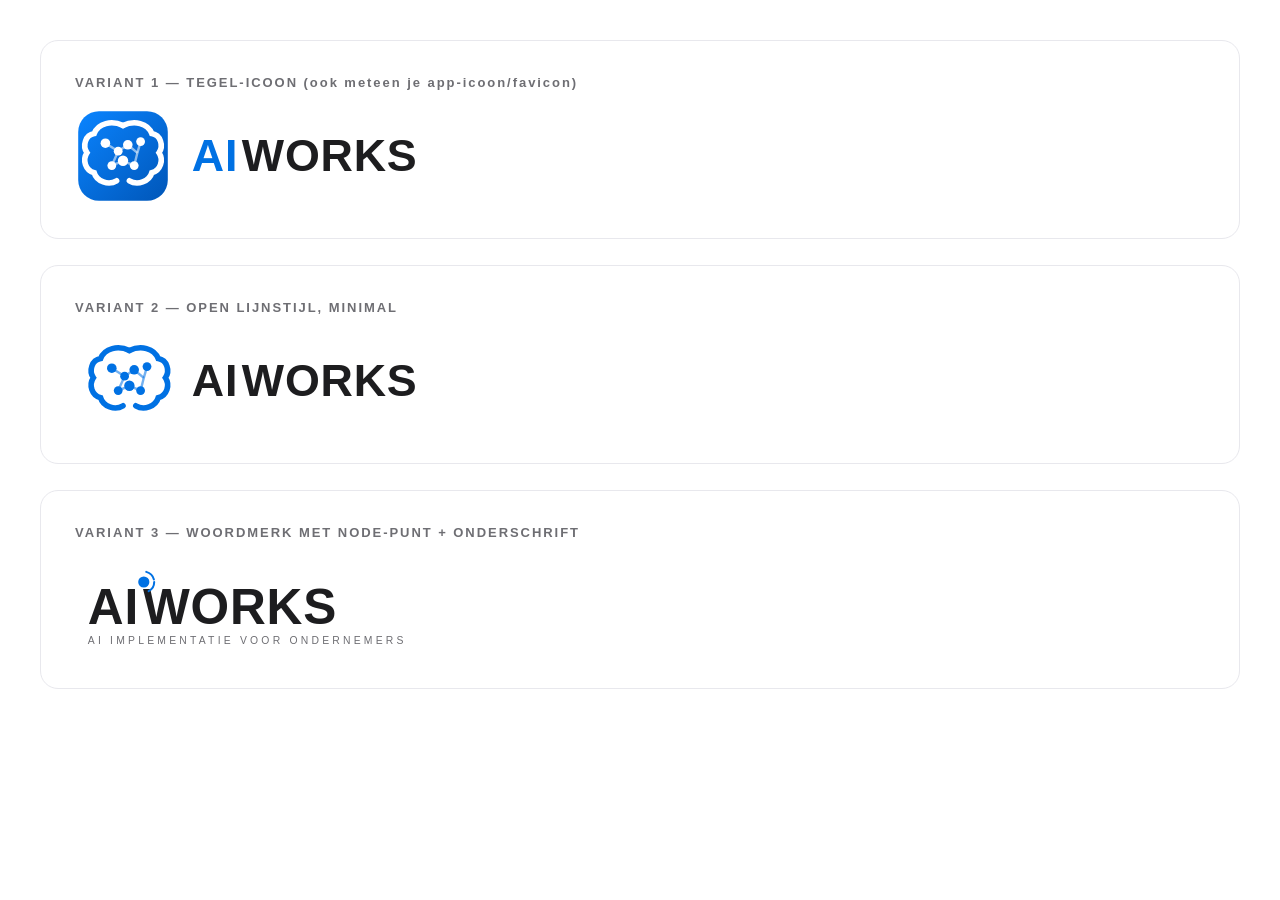
<file: logo/preview.html>
<!DOCTYPE html><html><head><meta charset="utf-8"><style>
body{font-family:-apple-system,BlinkMacSystemFont,Helvetica,Arial,sans-serif;background:#fff;margin:0;padding:40px}
.blok{padding:34px;border:1px solid #e8e8ed;border-radius:18px;margin-bottom:26px}
.lbl{font-size:13px;letter-spacing:.15em;color:#6e6e73;margin-bottom:18px;font-weight:600}
img{height:96px;display:block}
.donker{background:#101014} .donker .lbl{color:#9a9aa2}
</style></head><body>
<div class="blok"><div class="lbl">VARIANT 1 — TEGEL-ICOON (ook meteen je app-icoon/favicon)</div><img src="logo-v1.svg"></div>
<div class="blok"><div class="lbl">VARIANT 2 — OPEN LIJNSTIJL, MINIMAL</div><img src="logo-v2.svg"></div>
<div class="blok"><div class="lbl">VARIANT 3 — WOORDMERK MET NODE-PUNT + ONDERSCHRIFT</div><img src="logo-v3.svg"></div>
</body></html>
</file>
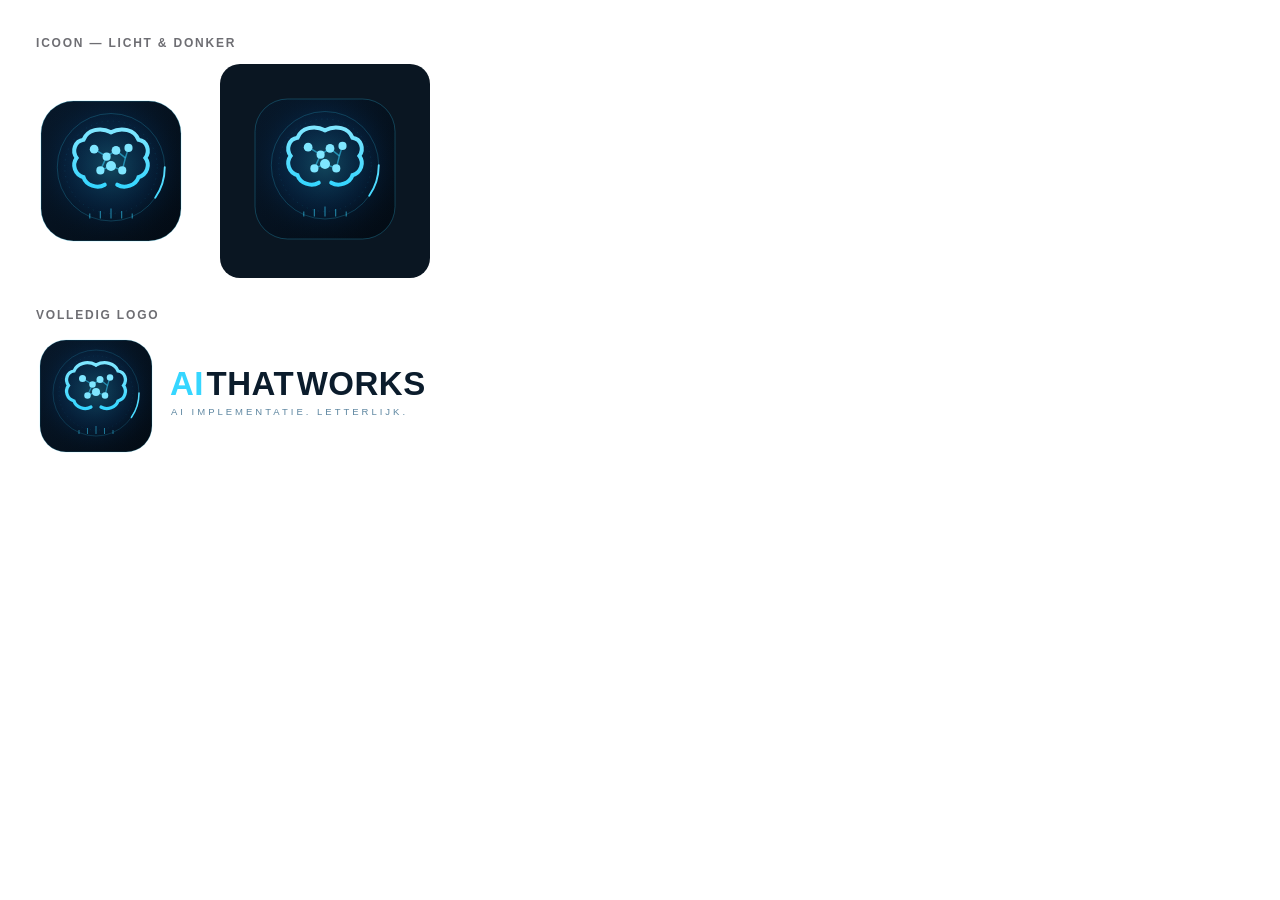
<file: logo/preview2.html>
<!DOCTYPE html><html><head><meta charset="utf-8"><style>
body{font-family:-apple-system,BlinkMacSystemFont,Helvetica,Arial,sans-serif;margin:0;padding:36px;background:#fff}
.rij{display:flex;gap:34px;align-items:center;margin-bottom:30px}
.d{background:#0a1622;border-radius:20px;padding:30px}
img.ic{width:150px} img.lk{height:120px}
.lbl{font-size:12px;letter-spacing:.15em;color:#6e6e73;font-weight:600;margin-bottom:14px}
</style></head><body>
<div class="lbl">ICOON — LICHT & DONKER</div>
<div class="rij"><img class="ic" src="icoon-jarvis.svg"><div class="d"><img class="ic" src="icoon-jarvis.svg"></div></div>
<div class="lbl">VOLLEDIG LOGO</div>
<img class="lk" src="lockup-jarvis.svg">
</body></html>
</file>
